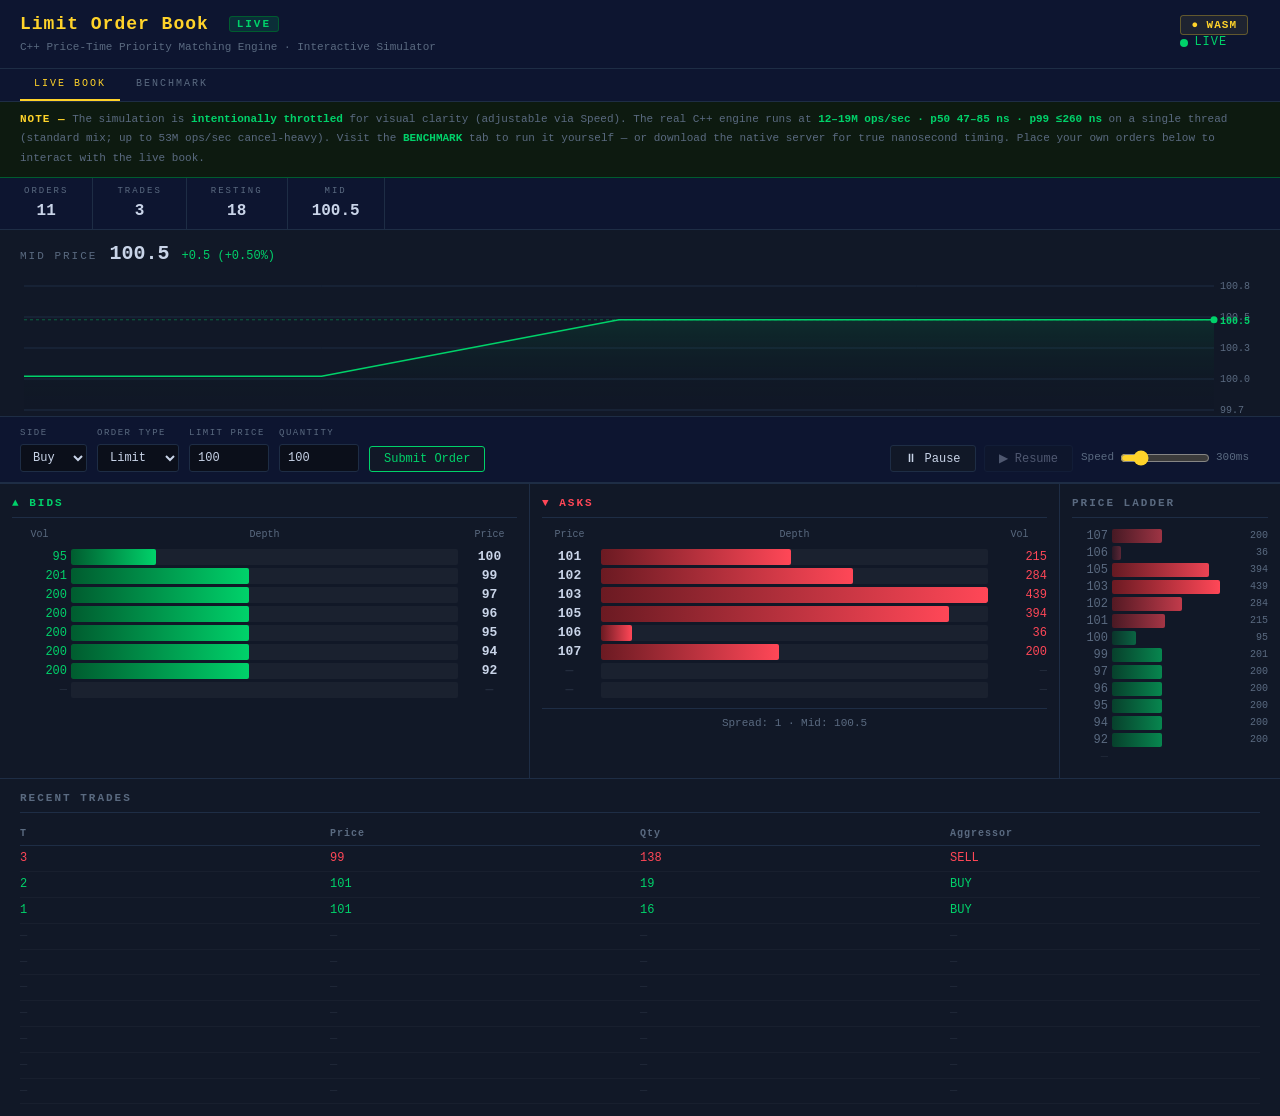
<file: docs/index.html>
<!DOCTYPE html>
<html lang="en">
<head>
  <meta charset="UTF-8">
  <meta name="viewport" content="width=device-width, initial-scale=1.0">
  <title>Limit Order Book Simulator</title>
  <link rel="stylesheet" href="style.css">
</head>
<body>

  <!-- ── Header ──────────────────────────────────────────────────────────── -->
  <header>
    <div class="header-left">
      <h1>Limit Order Book <span class="sim-badge">LIVE</span></h1>
      <span class="subtitle">C++ Price-Time Priority Matching Engine · Interactive Simulator</span>
    </div>
    <div class="header-right">
      <span id="mode-badge" class="mode-badge mode-wasm">● WASM</span>
      <span class="live-dot-wrap"><span class="live-dot"></span> LIVE</span>
    </div>
  </header>

  <!-- ── Tab navigation ──────────────────────────────────────────────────── -->
  <nav class="tab-nav">
    <a href="index.html"     class="tab-btn active">LIVE BOOK</a>
    <a href="benchmark.html" class="tab-btn">BENCHMARK</a>
  </nav>

  <!-- ── Live explanation banner ─────────────────────────────────────────── -->
  <div class="live-banner">
    <span class="live-banner-note">NOTE —</span>
    The simulation is <strong>intentionally throttled</strong> for visual clarity (adjustable via Speed).
    The real C++ engine runs at <strong>12–19M ops/sec · p50 47–85 ns · p99 ≤260 ns</strong> on a single thread (standard mix; up to 53M ops/sec cancel-heavy).
    Visit the <strong>BENCHMARK</strong> tab to run it yourself — or download the native server for true nanosecond timing.
    Place your own orders below to interact with the live book.
  </div>

  <!-- ── Stats row ───────────────────────────────────────────────────────── -->
  <div class="stats-bar">
    <div class="stat"><span class="stat-label">ORDERS</span><span id="stat-orders" class="stat-val">0</span></div>
    <div class="stat"><span class="stat-label">TRADES</span><span id="stat-trades" class="stat-val">0</span></div>
    <div class="stat"><span class="stat-label">RESTING</span><span id="stat-resting" class="stat-val">0</span></div>
    <div class="stat"><span class="stat-label">MID</span><span id="stat-mid" class="stat-val">—</span></div>
  </div>

  <!-- ── Price chart ─────────────────────────────────────────────────────── -->
  <div class="chart-panel">
    <div class="chart-header">
      <span class="panel-title" style="margin:0;border:none;padding:0">MID PRICE</span>
      <span id="chart-cur-price" class="chart-cur-price">—</span>
      <span id="chart-change"    class="chart-change"></span>
    </div>
    <div class="chart-wrap">
      <canvas id="price-chart"></canvas>
    </div>
  </div>

  <!-- ── Order entry + sim controls ─────────────────────────────────────── -->
  <div class="controls-bar">

    <form id="user-order-form" class="order-form">
      <div class="field-group">
        <label class="field-label" for="u-side">Side</label>
        <select id="u-side">
          <option value="buy">Buy</option>
          <option value="sell">Sell</option>
        </select>
      </div>
      <div class="field-group">
        <label class="field-label" for="u-type">Order Type</label>
        <select id="u-type">
          <option value="limit">Limit</option>
          <option value="market">Market</option>
        </select>
      </div>
      <div class="field-group" id="price-field">
        <label class="field-label" for="u-price">Limit Price</label>
        <input id="u-price" type="number" min="1" step="1" value="100">
      </div>
      <div class="field-group">
        <label class="field-label" for="u-qty">Quantity</label>
        <input id="u-qty" type="number" min="1" step="1" value="100">
      </div>
      <button id="u-submit" type="submit" class="btn btn-primary btn-submit">Submit Order</button>
      <span id="form-error" class="form-error" style="display:none"></span>
    </form>

    <div class="sim-controls">
      <button id="btn-pause"  class="btn">⏸ Pause</button>
      <button id="btn-resume" class="btn" disabled>▶ Resume</button>
      <div class="speed-control">
        <label for="speed">Speed</label>
        <input id="speed" type="range" min="50" max="1500" step="50" value="300">
        <span id="speed-val">300ms</span>
      </div>
    </div>

  </div>

  <!-- ── My Orders panel ────────────────────────────────────────────────── -->
  <div id="user-orders-panel" class="user-orders-panel" style="display:none">
    <span class="uo-panel-label">MY ORDERS</span>
    <div id="user-orders-list" class="user-orders-list"></div>
  </div>

  <!-- ── Main grid ───────────────────────────────────────────────────────── -->
  <div class="main-grid">

    <!-- Bids panel -->
    <section class="panel" id="bids-panel">
      <h2 class="panel-title bid-title">▲ BIDS</h2>
      <div class="book-header">
        <span>Vol</span><span>Depth</span><span>Price</span>
      </div>
      <div id="bids-rows" class="book-rows"></div>
    </section>

    <!-- Asks panel -->
    <section class="panel" id="asks-panel">
      <h2 class="panel-title ask-title">▼ ASKS</h2>
      <div class="book-header ask-header">
        <span>Price</span><span>Depth</span><span>Vol</span>
      </div>
      <div id="asks-rows" class="book-rows"></div>
      <div id="spread-info" class="spread-info"></div>
    </section>

    <!-- Price ladder heatmap -->
    <section class="panel" id="heatmap-panel">
      <h2 class="panel-title">PRICE LADDER</h2>
      <div id="heatmap-rows" class="heatmap-rows"></div>
    </section>

  </div>

  <!-- ── Trade ticker ────────────────────────────────────────────────────── -->
  <section class="trades-panel">
    <h2 class="panel-title">RECENT TRADES</h2>
    <table class="trades-table">
      <thead>
        <tr><th>T</th><th>Price</th><th>Qty</th><th>Aggressor</th></tr>
      </thead>
      <tbody id="trades-body"></tbody>
    </table>
  </section>

  <script src="engine.js" onerror="window._wasmLoadFailed=true"></script>
  <script src="script.js"></script>
</body>
</html>
</file>
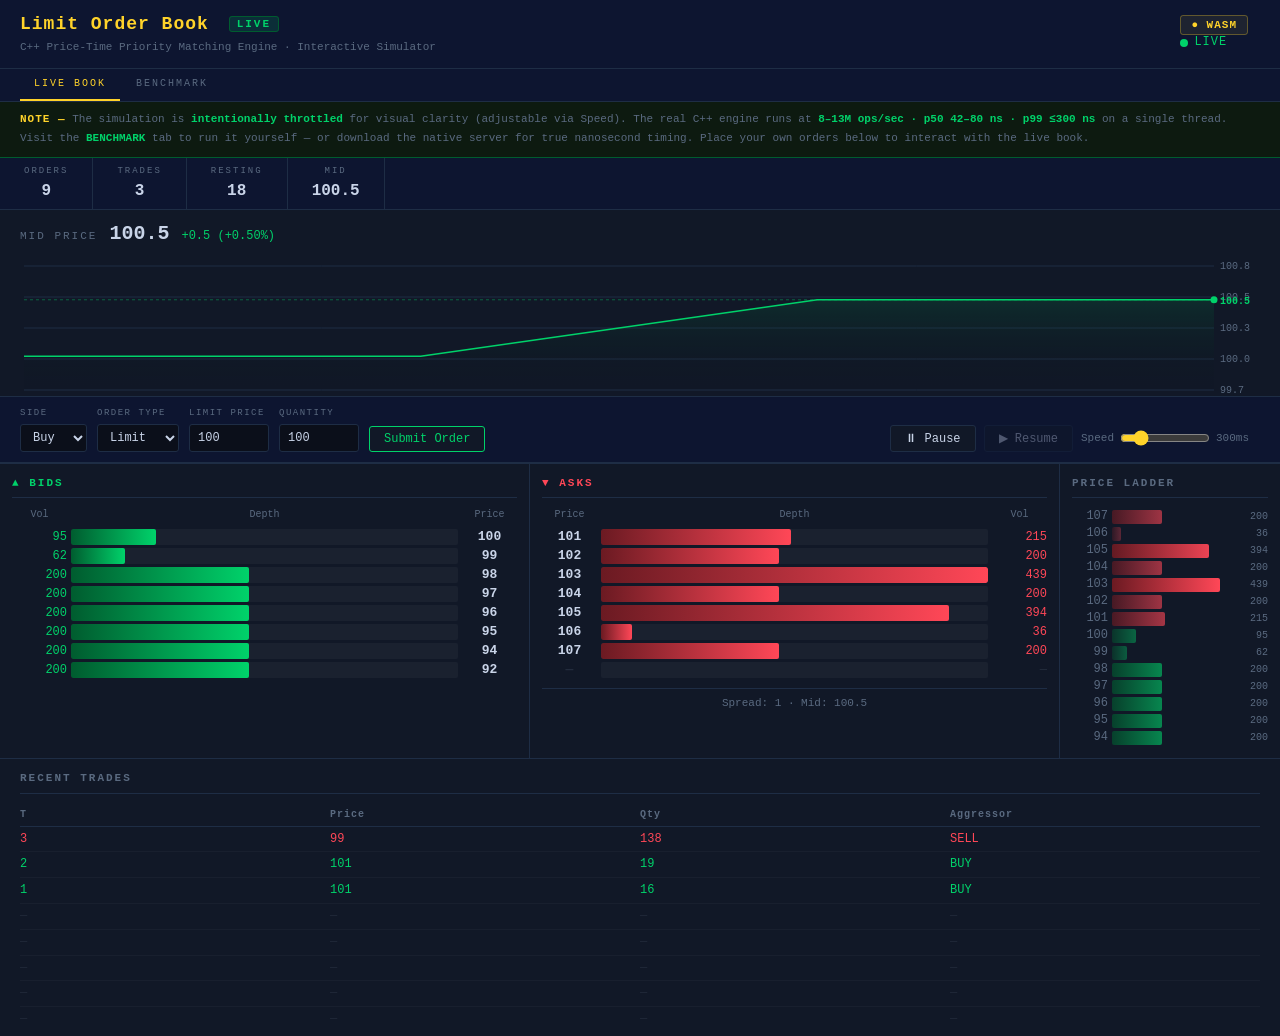
<file: matching_engine/web/index.html>
<!DOCTYPE html>
<html lang="en">
<head>
  <meta charset="UTF-8">
  <meta name="viewport" content="width=device-width, initial-scale=1.0">
  <title>Limit Order Book Simulator</title>
  <link rel="stylesheet" href="style.css">
</head>
<body>

  <!-- ── Header ──────────────────────────────────────────────────────────── -->
  <header>
    <div class="header-left">
      <h1>Limit Order Book <span class="sim-badge">LIVE</span></h1>
      <span class="subtitle">C++ Price-Time Priority Matching Engine · Interactive Simulator</span>
    </div>
    <div class="header-right">
      <span id="mode-badge" class="mode-badge mode-wasm">● WASM</span>
      <span class="live-dot-wrap"><span class="live-dot"></span> LIVE</span>
    </div>
  </header>

  <!-- ── Tab navigation ──────────────────────────────────────────────────── -->
  <nav class="tab-nav">
    <a href="index.html"     class="tab-btn active">LIVE BOOK</a>
    <a href="benchmark.html" class="tab-btn">BENCHMARK</a>
  </nav>

  <!-- ── Live explanation banner ─────────────────────────────────────────── -->
  <div class="live-banner">
    <span class="live-banner-note">NOTE —</span>
    The simulation is <strong>intentionally throttled</strong> for visual clarity (adjustable via Speed).
    The real C++ engine runs at <strong>8–13M ops/sec · p50 42–80 ns · p99 ≤300 ns</strong> on a single thread.
    Visit the <strong>BENCHMARK</strong> tab to run it yourself — or download the native server for true nanosecond timing.
    Place your own orders below to interact with the live book.
  </div>

  <!-- ── Stats row ───────────────────────────────────────────────────────── -->
  <div class="stats-bar">
    <div class="stat"><span class="stat-label">ORDERS</span><span id="stat-orders" class="stat-val">0</span></div>
    <div class="stat"><span class="stat-label">TRADES</span><span id="stat-trades" class="stat-val">0</span></div>
    <div class="stat"><span class="stat-label">RESTING</span><span id="stat-resting" class="stat-val">0</span></div>
    <div class="stat"><span class="stat-label">MID</span><span id="stat-mid" class="stat-val">—</span></div>
  </div>

  <!-- ── Price chart ─────────────────────────────────────────────────────── -->
  <div class="chart-panel">
    <div class="chart-header">
      <span class="panel-title" style="margin:0;border:none;padding:0">MID PRICE</span>
      <span id="chart-cur-price" class="chart-cur-price">—</span>
      <span id="chart-change"    class="chart-change"></span>
    </div>
    <div class="chart-wrap">
      <canvas id="price-chart"></canvas>
    </div>
  </div>

  <!-- ── Order entry + sim controls ─────────────────────────────────────── -->
  <div class="controls-bar">

    <form id="user-order-form" class="order-form">
      <div class="field-group">
        <label class="field-label" for="u-side">Side</label>
        <select id="u-side">
          <option value="buy">Buy</option>
          <option value="sell">Sell</option>
        </select>
      </div>
      <div class="field-group">
        <label class="field-label" for="u-type">Order Type</label>
        <select id="u-type">
          <option value="limit">Limit</option>
          <option value="market">Market</option>
        </select>
      </div>
      <div class="field-group" id="price-field">
        <label class="field-label" for="u-price">Limit Price</label>
        <input id="u-price" type="number" min="1" step="1" value="100">
      </div>
      <div class="field-group">
        <label class="field-label" for="u-qty">Quantity</label>
        <input id="u-qty" type="number" min="1" step="1" value="100">
      </div>
      <button id="u-submit" type="submit" class="btn btn-primary btn-submit">Submit Order</button>
      <span id="form-error" class="form-error" style="display:none"></span>
    </form>

    <div class="sim-controls">
      <button id="btn-pause"  class="btn">⏸ Pause</button>
      <button id="btn-resume" class="btn" disabled>▶ Resume</button>
      <div class="speed-control">
        <label for="speed">Speed</label>
        <input id="speed" type="range" min="50" max="1500" step="50" value="300">
        <span id="speed-val">300ms</span>
      </div>
    </div>

  </div>

  <!-- ── My Orders panel ────────────────────────────────────────────────── -->
  <div id="user-orders-panel" class="user-orders-panel" style="display:none">
    <span class="uo-panel-label">MY ORDERS</span>
    <div id="user-orders-list" class="user-orders-list"></div>
  </div>

  <!-- ── Main grid ───────────────────────────────────────────────────────── -->
  <div class="main-grid">

    <!-- Bids panel -->
    <section class="panel" id="bids-panel">
      <h2 class="panel-title bid-title">▲ BIDS</h2>
      <div class="book-header">
        <span>Vol</span><span>Depth</span><span>Price</span>
      </div>
      <div id="bids-rows" class="book-rows"></div>
    </section>

    <!-- Asks panel -->
    <section class="panel" id="asks-panel">
      <h2 class="panel-title ask-title">▼ ASKS</h2>
      <div class="book-header ask-header">
        <span>Price</span><span>Depth</span><span>Vol</span>
      </div>
      <div id="asks-rows" class="book-rows"></div>
      <div id="spread-info" class="spread-info"></div>
    </section>

    <!-- Price ladder heatmap -->
    <section class="panel" id="heatmap-panel">
      <h2 class="panel-title">PRICE LADDER</h2>
      <div id="heatmap-rows" class="heatmap-rows"></div>
    </section>

  </div>

  <!-- ── Trade ticker ────────────────────────────────────────────────────── -->
  <section class="trades-panel">
    <h2 class="panel-title">RECENT TRADES</h2>
    <div class="trades-scroll">
      <table class="trades-table">
        <thead>
          <tr><th>T</th><th>Price</th><th>Qty</th><th>Aggressor</th></tr>
        </thead>
        <tbody id="trades-body"></tbody>
      </table>
    </div>
  </section>

  <script src="engine.js" onerror="window._wasmLoadFailed=true"></script>
  <script src="script.js"></script>
</body>
</html>
</file>
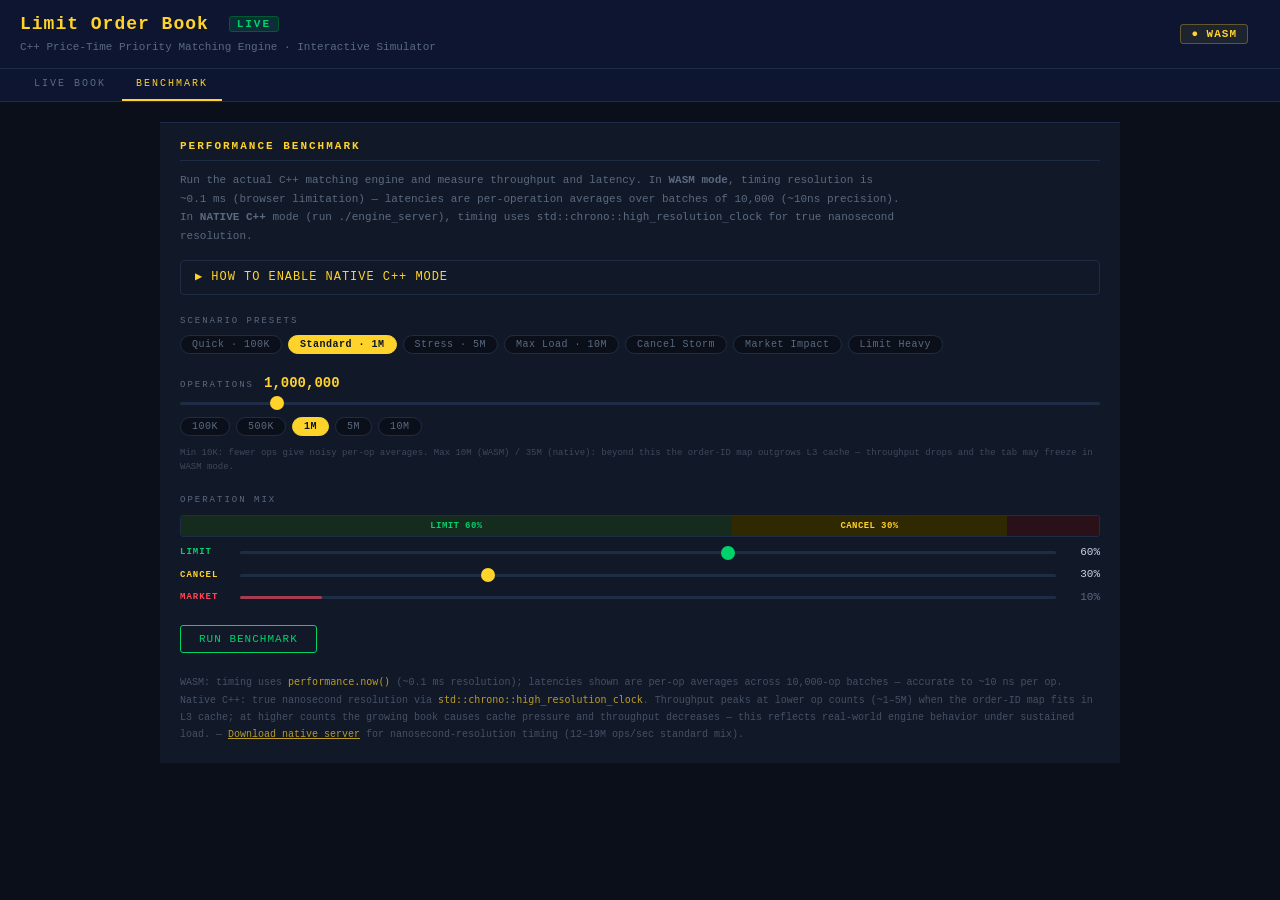
<file: docs/benchmark.html>
<!DOCTYPE html>
<html lang="en">
<head>
  <meta charset="UTF-8">
  <meta name="viewport" content="width=device-width, initial-scale=1.0">
  <title>Benchmark — Limit Order Book</title>
  <link rel="stylesheet" href="style.css">
</head>
<body>

  <!-- ── Header ──────────────────────────────────────────────────────────── -->
  <header>
    <div class="header-left">
      <h1>Limit Order Book <span class="sim-badge">LIVE</span></h1>
      <span class="subtitle">C++ Price-Time Priority Matching Engine · Interactive Simulator</span>
    </div>
    <div class="header-right">
      <span id="mode-badge" class="mode-badge mode-wasm">● WASM</span>
    </div>
  </header>

  <!-- ── Tab navigation ──────────────────────────────────────────────────── -->
  <nav class="tab-nav">
    <a href="index.html"     class="tab-btn">LIVE BOOK</a>
    <a href="benchmark.html" class="tab-btn active">BENCHMARK</a>
  </nav>

  <!-- ── Benchmark panel ─────────────────────────────────────────────────── -->
  <section class="bench-panel bench-page-panel">
    <h2 class="panel-title bench-panel-title">PERFORMANCE BENCHMARK</h2>
    <p class="bench-subtitle">
      Run the actual C++ matching engine and measure throughput and latency.
      In <strong>WASM mode</strong>, timing resolution is ~0.1 ms (browser limitation) —
      latencies are per-operation averages over batches of 10,000 (~10ns precision).
      In <strong>NATIVE C++</strong> mode (run <code>./engine_server</code>), timing uses
      <code>std::chrono::high_resolution_clock</code> for true nanosecond resolution.
    </p>

    <details class="native-instructions">
      <summary class="native-instructions-toggle">▶ HOW TO ENABLE NATIVE C++ MODE</summary>
      <div class="native-instructions-body">
        <ol>
          <li>
            <strong>Download</strong> the binary for your OS from
            <a href="https://github.com/dcho5/limit_order_book_matching_engine/releases"
               class="text-yellow">GitHub Releases</a>:<br>
            <code>engine_server-mac-arm64</code> &nbsp;·&nbsp;
            <code>engine_server-mac-x86_64</code> &nbsp;·&nbsp;
            <code>engine_server-linux-x86_64</code> &nbsp;·&nbsp;
            <code>engine_server-windows-x64.exe</code>
          </li>
          <li>
            <strong>Run it in a terminal:</strong><br>
            macOS / Linux: <code>chmod +x engine_server-mac-arm64 &amp;&amp; ./engine_server-mac-arm64</code><br>
            Windows: double-click or run <code>engine_server-windows-x64.exe</code> in PowerShell
          </li>
          <li>
            <strong>Reload this page.</strong> The mode badge will switch to
            <span class="text-green">● NATIVE C++</span> automatically.
          </li>
        </ol>
        <p class="native-instructions-note">
          <strong>What to expect:</strong> 12–19M ops/sec (standard mix) · up to 53M ops/sec cancel-heavy · p50 47–85 ns · p99 ≤260 ns ·
          true nanosecond resolution via <code>std::chrono::high_resolution_clock</code>.
          The server runs locally — no data leaves your machine.<br>
          <strong>Safari on GitHub Pages:</strong> Safari blocks localhost connections from HTTPS pages.
          Use Chrome or Firefox, or serve the page locally via <code>python3 -m http.server 8080</code>.
        </p>
      </div>
    </details>

    <div class="bench-controls">

      <!-- Scenario presets -->
      <div class="bench-control-section">
        <span class="bench-section-label">SCENARIO PRESETS</span>
        <div class="bench-pills" id="bench-scenario-pills">
          <button class="bench-pill" data-ops="100000"   data-lp="60" data-cp="30" data-mp="10">Quick · 100K</button>
          <button class="bench-pill bench-pill-active"   data-ops="1000000"  data-lp="60" data-cp="30" data-mp="10">Standard · 1M</button>
          <button class="bench-pill" data-ops="5000000"  data-lp="60" data-cp="30" data-mp="10">Stress · 5M</button>
          <button class="bench-pill" data-ops="10000000" data-lp="60" data-cp="30" data-mp="10">Max Load · 10M</button>
          <button class="bench-pill" data-ops="5000000"  data-lp="30" data-cp="60" data-mp="10">Cancel Storm</button>
          <button class="bench-pill" data-ops="1000000"  data-lp="30" data-cp="20" data-mp="50">Market Impact</button>
          <button class="bench-pill" data-ops="2000000"  data-lp="80" data-cp="10" data-mp="10">Limit Heavy</button>
        </div>
      </div>

      <!-- Operations slider -->
      <div class="bench-control-section">
        <div class="bench-label-row">
          <span class="bench-section-label">OPERATIONS</span>
          <span id="bench-ops-display" class="bench-ops-count">1,000,000</span>
        </div>
        <input id="bench-ops" type="range" min="10000" max="10000000" step="10000" value="1000000" class="bench-slider">
        <div class="bench-pills bench-ops-pills">
          <button class="bench-ops-pill" data-val="100000">100K</button>
          <button class="bench-ops-pill" data-val="500000">500K</button>
          <button class="bench-ops-pill bench-pill-active" data-val="1000000">1M</button>
          <button class="bench-ops-pill" data-val="5000000">5M</button>
          <button class="bench-ops-pill" data-val="10000000">10M</button>
        </div>
        <p class="bench-ops-note">
          Min 10K: fewer ops give noisy per-op averages.
          Max 10M (WASM) / 35M (native): beyond this the order-ID map outgrows L3 cache —
          throughput drops and the tab may freeze in WASM mode.
        </p>
      </div>

      <!-- Operation mix -->
      <div class="bench-control-section">
        <span class="bench-section-label">OPERATION MIX</span>
        <div class="bench-mix-bar">
          <div id="bench-mix-lseg" class="bench-mix-seg bench-seg-limit"  style="width:60%"><span class="bench-mix-seg-txt">LIMIT 60%</span></div>
          <div id="bench-mix-cseg" class="bench-mix-seg bench-seg-cancel" style="width:30%"><span class="bench-mix-seg-txt">CANCEL 30%</span></div>
          <div id="bench-mix-mseg" class="bench-mix-seg bench-seg-market" style="width:10%"><span class="bench-mix-seg-txt"></span></div>
        </div>
        <div class="bench-mix-sliders">
          <div class="bench-mix-row">
            <span class="bench-mix-lbl bench-lbl-limit">LIMIT</span>
            <input id="bench-limit-pct" type="range" min="0" max="100" step="5" value="60" class="bench-slider bench-slider-limit">
            <span id="bench-lval" class="bench-mix-val">60%</span>
          </div>
          <div class="bench-mix-row">
            <span class="bench-mix-lbl bench-lbl-cancel">CANCEL</span>
            <input id="bench-cancel-pct" type="range" min="0" max="100" step="5" value="30" class="bench-slider bench-slider-cancel">
            <span id="bench-cval" class="bench-mix-val">30%</span>
          </div>
          <div class="bench-mix-row">
            <span class="bench-mix-lbl bench-lbl-market">MARKET</span>
            <div class="bench-mix-auto-track">
              <div id="bench-mix-mbar" class="bench-mix-auto-fill" style="width:10%"></div>
            </div>
            <span id="bench-mval" class="bench-mix-val bench-mix-val-auto">10%</span>
          </div>
        </div>
        <input id="bench-market-pct" type="hidden" value="10">
      </div>

      <!-- Run -->
      <div class="bench-run-row">
        <button id="bench-run-btn" class="btn btn-primary bench-run-btn">RUN BENCHMARK</button>
        <span id="bench-error" class="bench-error" style="display:none"></span>
      </div>

    </div>

    <div id="bench-results" class="bench-results" style="display:none">
      <div class="bench-stat">
        <span class="bench-stat-label">THROUGHPUT</span>
        <span id="bench-throughput" class="bench-stat-value bench-val-yellow">—</span>
        <span class="bench-stat-unit">ops/sec</span>
      </div>
      <div class="bench-stat">
        <span class="bench-stat-label">p50 LATENCY</span>
        <span id="bench-p50" class="bench-stat-value">—</span>
        <span id="bench-p50-unit" class="bench-stat-unit">ns</span>
      </div>
      <div class="bench-stat">
        <span class="bench-stat-label">p99 LATENCY</span>
        <span id="bench-p99" class="bench-stat-value">—</span>
        <span id="bench-p99-unit" class="bench-stat-unit">ns</span>
      </div>
      <div class="bench-stat">
        <span class="bench-stat-label">p999 LATENCY</span>
        <span id="bench-p999" class="bench-stat-value">—</span>
        <span id="bench-p999-unit" class="bench-stat-unit">ns</span>
      </div>
      <div class="bench-stat">
        <span class="bench-stat-label">ELAPSED</span>
        <span id="bench-elapsed" class="bench-stat-value bench-val-dim">—</span>
        <span class="bench-stat-unit">ms</span>
      </div>
    </div>

    <!-- Latency histogram -->
    <div id="bench-histogram-wrap" style="display:none" class="bench-histogram-wrap">
      <div class="bench-hist-label">LATENCY DISTRIBUTION (per-batch per-op average, ns)</div>
      <canvas id="bench-histogram" class="bench-histogram-canvas"></canvas>
    </div>

    <p class="bench-footnote">
      WASM: timing uses <code>performance.now()</code> (~0.1 ms resolution); latencies shown are
      per-op averages across 10,000-op batches — accurate to ~10 ns per op.
      Native C++: true nanosecond resolution via <code>std::chrono::high_resolution_clock</code>.
      Throughput peaks at lower op counts (~1–5M) when the order-ID map fits in L3 cache;
      at higher counts the growing book causes cache pressure and throughput decreases —
      this reflects real-world engine behavior under sustained load.
      <span id="bench-download-note"></span>
    </p>
  </section>

  <script src="engine.js" onerror="window._wasmLoadFailed=true"></script>
  <script src="benchmark.js"></script>
</body>
</html>
</file>
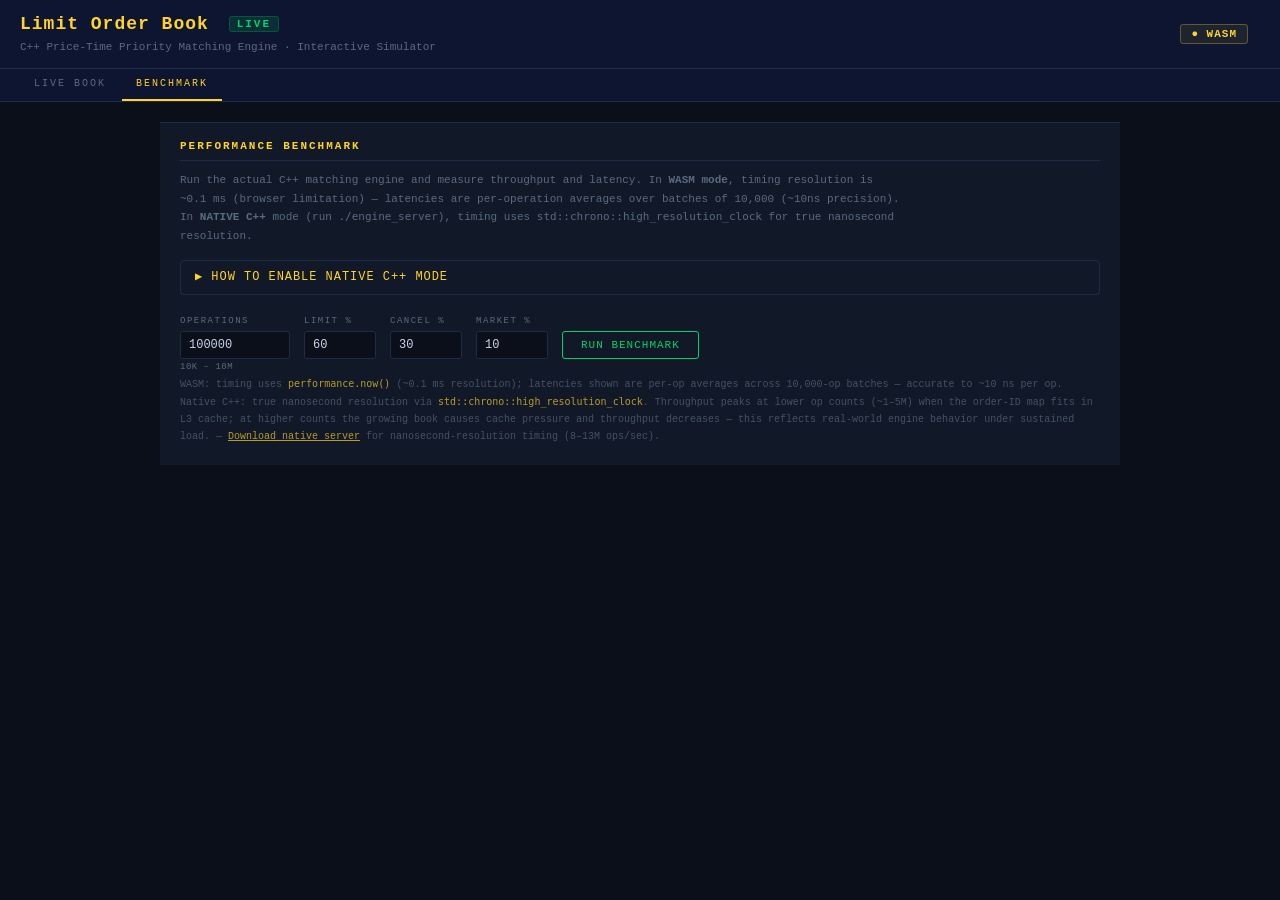
<file: matching_engine/web/benchmark.html>
<!DOCTYPE html>
<html lang="en">
<head>
  <meta charset="UTF-8">
  <meta name="viewport" content="width=device-width, initial-scale=1.0">
  <title>Benchmark — Limit Order Book</title>
  <link rel="stylesheet" href="style.css">
</head>
<body>

  <!-- ── Header ──────────────────────────────────────────────────────────── -->
  <header>
    <div class="header-left">
      <h1>Limit Order Book <span class="sim-badge">LIVE</span></h1>
      <span class="subtitle">C++ Price-Time Priority Matching Engine · Interactive Simulator</span>
    </div>
    <div class="header-right">
      <span id="mode-badge" class="mode-badge mode-wasm">● WASM</span>
    </div>
  </header>

  <!-- ── Tab navigation ──────────────────────────────────────────────────── -->
  <nav class="tab-nav">
    <a href="index.html"     class="tab-btn">LIVE BOOK</a>
    <a href="benchmark.html" class="tab-btn active">BENCHMARK</a>
  </nav>

  <!-- ── Benchmark panel ─────────────────────────────────────────────────── -->
  <section class="bench-panel bench-page-panel">
    <h2 class="panel-title bench-panel-title">PERFORMANCE BENCHMARK</h2>
    <p class="bench-subtitle">
      Run the actual C++ matching engine and measure throughput and latency.
      In <strong>WASM mode</strong>, timing resolution is ~0.1 ms (browser limitation) —
      latencies are per-operation averages over batches of 10,000 (~10ns precision).
      In <strong>NATIVE C++</strong> mode (run <code>./engine_server</code>), timing uses
      <code>std::chrono::high_resolution_clock</code> for true nanosecond resolution.
    </p>

    <details class="native-instructions">
      <summary class="native-instructions-toggle">▶ HOW TO ENABLE NATIVE C++ MODE</summary>
      <div class="native-instructions-body">
        <ol>
          <li>
            <strong>Download</strong> the binary for your OS from
            <a href="https://github.com/dcho-jaewook/limit-order-book-matching-engine/releases/latest"
               style="color:var(--yellow)">GitHub Releases</a>:<br>
            <code>engine_server-mac-arm64</code> &nbsp;·&nbsp;
            <code>engine_server-mac-x86_64</code> &nbsp;·&nbsp;
            <code>engine_server-linux-x86_64</code> &nbsp;·&nbsp;
            <code>engine_server-windows-x64.exe</code>
          </li>
          <li>
            <strong>Run it in a terminal:</strong><br>
            macOS / Linux: <code>chmod +x engine_server-mac-arm64 &amp;&amp; ./engine_server-mac-arm64</code><br>
            Windows: double-click or run <code>engine_server-windows-x64.exe</code> in PowerShell
          </li>
          <li>
            <strong>Reload this page.</strong> The mode badge will switch to
            <span style="color:var(--green)">● NATIVE C++</span> automatically.
          </li>
        </ol>
        <p class="native-instructions-note">
          <strong>What to expect:</strong> 8–13M ops/sec · p50 42–80 ns · p99 ≤300 ns ·
          true nanosecond resolution via <code>std::chrono::high_resolution_clock</code>.
          The server runs locally — no data leaves your machine.<br>
          <strong>Safari on GitHub Pages:</strong> Safari blocks localhost connections from HTTPS pages.
          Use Chrome or Firefox, or serve the page locally via <code>python3 -m http.server 8080</code>.
        </p>
      </div>
    </details>

    <div class="bench-controls">
      <div class="bench-input-group">
        <label class="field-label" for="bench-ops">Operations</label>
        <input id="bench-ops" type="number" min="10000" max="35000000"
               step="1000" value="100000" class="bench-input">
        <span class="bench-input-hint">10K – 35M</span>
      </div>
      <div class="bench-input-group">
        <label class="field-label" for="bench-limit-pct">Limit %</label>
        <input id="bench-limit-pct" type="number" min="0" max="100"
               step="1" value="60" class="bench-input bench-input-sm">
      </div>
      <div class="bench-input-group">
        <label class="field-label" for="bench-cancel-pct">Cancel %</label>
        <input id="bench-cancel-pct" type="number" min="0" max="100"
               step="1" value="30" class="bench-input bench-input-sm">
      </div>
      <div class="bench-input-group">
        <label class="field-label" for="bench-market-pct">Market %</label>
        <input id="bench-market-pct" type="number" min="0" max="100"
               step="1" value="10" class="bench-input bench-input-sm">
      </div>
      <div class="bench-input-group bench-btn-group">
        <button id="bench-run-btn" class="btn btn-primary bench-run-btn">
          RUN BENCHMARK
        </button>
        <span id="bench-error" class="bench-error" style="display:none"></span>
      </div>
    </div>

    <div id="bench-results" class="bench-results" style="display:none">
      <div class="bench-stat">
        <span class="bench-stat-label">THROUGHPUT</span>
        <span id="bench-throughput" class="bench-stat-value bench-val-yellow">—</span>
        <span class="bench-stat-unit">ops/sec</span>
      </div>
      <div class="bench-stat">
        <span class="bench-stat-label">p50 LATENCY</span>
        <span id="bench-p50" class="bench-stat-value">—</span>
        <span id="bench-p50-unit" class="bench-stat-unit">ns</span>
      </div>
      <div class="bench-stat">
        <span class="bench-stat-label">p99 LATENCY</span>
        <span id="bench-p99" class="bench-stat-value">—</span>
        <span id="bench-p99-unit" class="bench-stat-unit">ns</span>
      </div>
      <div class="bench-stat">
        <span class="bench-stat-label">p999 LATENCY</span>
        <span id="bench-p999" class="bench-stat-value">—</span>
        <span id="bench-p999-unit" class="bench-stat-unit">ns</span>
      </div>
      <div class="bench-stat">
        <span class="bench-stat-label">ELAPSED</span>
        <span id="bench-elapsed" class="bench-stat-value bench-val-dim">—</span>
        <span class="bench-stat-unit">ms</span>
      </div>
    </div>

    <!-- Latency histogram -->
    <div id="bench-histogram-wrap" style="display:none" class="bench-histogram-wrap">
      <div class="bench-hist-label">LATENCY DISTRIBUTION (per-batch per-op average, ns)</div>
      <canvas id="bench-histogram" class="bench-histogram-canvas"></canvas>
    </div>

    <p class="bench-footnote">
      WASM: timing uses <code>performance.now()</code> (~0.1 ms resolution); latencies shown are
      per-op averages across 10,000-op batches — accurate to ~10 ns per op.
      Native C++: true nanosecond resolution via <code>std::chrono::high_resolution_clock</code>.
      Throughput peaks at lower op counts (~1–5M) when the order-ID map fits in L3 cache;
      at higher counts the growing book causes cache pressure and throughput decreases —
      this reflects real-world engine behavior under sustained load.
      <span id="bench-download-note"></span>
    </p>
  </section>

  <script src="engine.js" onerror="window._wasmLoadFailed=true"></script>
  <script src="benchmark.js"></script>
</body>
</html>
</file>
<file: docs/style.css>
/* style.css — dark trading terminal theme */

*, *::before, *::after { box-sizing: border-box; margin: 0; padding: 0; }

:root {
  --bg:        #0b0f1a;
  --bg-panel:  #111827;
  --bg-header: #0d1530;
  --border:    #1e2d45;
  --text:      #c9d4e8;
  --text-dim:  #5a6a80;
  --green:     #00d26a;
  --green-dim: #005c2f;
  --red:       #ff4757;
  --red-dim:   #6b1a22;
  --yellow:    #ffd32a;
  --font:      'Courier New', 'Consolas', monospace;
}

body {
  background: var(--bg);
  color:      var(--text);
  font-family: var(--font);
  font-size:  13px;
  line-height: 1.4;
  min-height: 100vh;
}

/* ── Header ──────────────────────────────────────────────────────────────── */

header {
  display: flex;
  justify-content: space-between;
  align-items: center;
  padding: 12px 20px;
  background: var(--bg-header);
  border-bottom: 1px solid var(--border);
}

header h1 {
  font-size: 18px;
  font-weight: bold;
  color: var(--yellow);
  letter-spacing: 1px;
}

.sim-badge {
  font-size: 11px;
  background: #00d26a22;
  color: var(--green);
  border: 1px solid var(--green-dim);
  padding: 1px 7px;
  border-radius: 3px;
  letter-spacing: 2px;
  vertical-align: middle;
  margin-left: 8px;
}

.subtitle {
  color: var(--text-dim);
  font-size: 11px;
  margin-top: 3px;
  display: block;
}

.live-dot-wrap {
  font-size: 12px;
  color: var(--green);
  display: flex;
  align-items: center;
  gap: 6px;
  letter-spacing: 1px;
}

.live-dot {
  display: inline-block;
  width: 8px;
  height: 8px;
  border-radius: 50%;
  background: var(--green);
  animation: pulse 1.4s ease-in-out infinite;
}

@keyframes pulse {
  0%, 100% { opacity: 1; box-shadow: 0 0 0 0 rgba(0, 210, 106, 0.5); }
  50%       { opacity: 0.8; box-shadow: 0 0 0 5px rgba(0, 210, 106, 0); }
}

/* ── Live banner ─────────────────────────────────────────────────────────── */

.live-banner {
  padding: 8px 20px;
  font-size: 11px;
  color: var(--text-dim);
  background: #0d1a10;
  border-bottom: 1px solid var(--green-dim);
  line-height: 1.8;
}

.live-banner strong { color: var(--green); font-weight: bold; }
.live-banner code   { color: var(--yellow); font-size: 10px; }
.live-banner-note   { color: var(--yellow); font-weight: bold; letter-spacing: 1px; }

/* ── Stats bar ───────────────────────────────────────────────────────────── */

.stats-bar {
  display: flex;
  background: var(--bg-header);
  border-bottom: 1px solid var(--border);
}

.stat {
  display: flex;
  flex-direction: column;
  align-items: center;
  padding: 7px 24px;
  border-right: 1px solid var(--border);
  min-width: 90px;
}

.stat-label {
  font-size: 9px;
  letter-spacing: 2px;
  color: var(--text-dim);
  margin-bottom: 2px;
}

.stat-val {
  font-size: 16px;
  font-weight: bold;
  color: var(--text);
}

/* ── Price chart ─────────────────────────────────────────────────────────── */

.chart-panel {
  background: var(--bg-panel);
  border-bottom: 1px solid var(--border);
  padding: 10px 20px 0;
}

.chart-header {
  display: flex;
  align-items: baseline;
  gap: 12px;
  margin-bottom: 8px;
}

.chart-cur-price {
  font-size: 20px;
  font-weight: bold;
  color: var(--text);
}

.chart-change {
  font-size: 12px;
}

.ch-up   { color: var(--green); }
.ch-down { color: var(--red); }

.chart-wrap {
  position: relative;
  width: 100%;
  height: 140px;
  overflow: hidden;
}

#price-chart {
  display: block;
}

/* ── Controls bar ────────────────────────────────────────────────────────── */

.controls-bar {
  display: flex;
  align-items: flex-end;
  gap: 20px;
  padding: 10px 20px;
  background: var(--bg-header);
  border-bottom: 1px solid var(--border);
  flex-wrap: wrap;
}

.order-form {
  display: flex;
  align-items: flex-end;
  gap: 10px;
  flex-wrap: wrap;
}

/* Labeled field group */
.field-group {
  display: flex;
  flex-direction: column;
  gap: 4px;
}

.field-label {
  font-size: 9px;
  letter-spacing: 1.5px;
  color: var(--text-dim);
  text-transform: uppercase;
}

.order-form select,
.order-form input[type=number] {
  padding: 5px 8px;
  font-family: var(--font);
  font-size: 12px;
  background: var(--bg);
  color: var(--text);
  border: 1px solid var(--border);
  border-radius: 3px;
  outline: none;
  height: 28px;
}

.order-form select:focus,
.order-form input:focus {
  border-color: var(--yellow);
}

.order-form input[type=number] { width: 80px; }

.btn-submit { align-self: flex-end; }

.form-error {
  font-size: 11px;
  color: var(--red);
  align-self: flex-end;
  padding-bottom: 6px;
}

.sim-controls {
  display: flex;
  align-items: center;
  gap: 8px;
  margin-left: auto;
  flex-wrap: wrap;
}

/* ── Buttons ─────────────────────────────────────────────────────────────── */

.btn {
  padding: 5px 14px;
  font-family: var(--font);
  font-size: 12px;
  background: var(--bg-panel);
  color: var(--text);
  border: 1px solid var(--border);
  cursor: pointer;
  border-radius: 3px;
  transition: background 0.1s, color 0.1s, border-color 0.1s;
  white-space: nowrap;
}

.btn:hover:not(:disabled) { background: #1e2d45; }
.btn:disabled { opacity: 0.35; cursor: default; }
.btn-primary  { border-color: var(--green); color: var(--green); }
.btn-primary:hover:not(:disabled) { background: var(--green-dim); }
.btn-placed   { border-color: var(--green) !important; color: var(--green) !important; }

.speed-control {
  display: flex;
  align-items: center;
  gap: 6px;
  color: var(--text-dim);
  font-size: 11px;
}
.speed-control input[type=range] { width: 90px; accent-color: var(--yellow); }
#speed-val { color: var(--text-dim); min-width: 44px; }

/* ── My Orders panel ─────────────────────────────────────────────────────── */

.user-orders-panel {
  background: #0d1020;
  border-bottom: 1px solid var(--border);
  padding: 8px 20px 10px;
}

.uo-panel-label {
  font-size: 9px;
  letter-spacing: 2px;
  color: var(--text-dim);
  display: block;
  margin-bottom: 8px;
}

.uo-col-header { font-size: 9px; letter-spacing: 1.5px; color: var(--text-dim); opacity: 0.5;
  margin-bottom: 2px; padding-bottom: 4px; border-bottom: 1px solid #1e2d45; }

.user-orders-list {
  display: flex;
  flex-direction: column;
  gap: 5px;
  max-height: 220px;
  overflow-y: auto;
  scrollbar-width: thin;
  scrollbar-color: #1e2d45 transparent;
}
.user-orders-list::-webkit-scrollbar       { width: 4px; }
.user-orders-list::-webkit-scrollbar-track { background: transparent; }
.user-orders-list::-webkit-scrollbar-thumb { background: #1e2d45; border-radius: 2px; }

.slip-pos { color: var(--green); }
.slip-neg { color: var(--red); }

.uo-row {
  display: grid;
  grid-template-columns: 44px 48px 56px 44px 1fr 56px 60px 44px 80px 28px;
  align-items: center;
  gap: 8px;
  font-size: 12px;
}

.uo-side-badge {
  font-size: 11px;
  font-weight: bold;
  letter-spacing: 0.5px;
  text-align: center;
  padding: 2px 6px;
  border-radius: 2px;
}

.uo-buy  { color: var(--green); background: rgba(0,210,106,0.12); border: 1px solid var(--green-dim); }
.uo-sell { color: var(--red);   background: rgba(255,71,87,0.12);  border: 1px solid var(--red-dim); }

.uo-type        { font-size: 11px; color: var(--text-dim); }
.uo-price-label { font-size: 12px; color: var(--text);     font-weight: bold; }
.uo-qty-label   { font-size: 11px; color: var(--text-dim); }
.uo-fill-count  { font-size: 11px; color: var(--text-dim); text-align: right; }

.uo-bar-wrap {
  height: 8px;
  background: rgba(255,255,255,0.06);
  border-radius: 2px;
  overflow: hidden;
}

.uo-bar {
  height: 100%;
  border-radius: 2px;
  transition: width 0.3s ease;
}

/* Status badges */
.uo-status {
  font-size: 11px;
  font-weight: bold;
  letter-spacing: 0.5px;
}
.uo-status-open     { color: var(--yellow); }
.uo-status-partial  { color: #ffa040; }
.uo-status-filled   { color: var(--green); }
.uo-status-canceled { color: var(--text-dim); opacity: 0.5; }
.uo-status-rejected { color: var(--red); }

.btn-cancel-order {
  padding: 2px 6px;
  font-family: var(--font);
  font-size: 11px;
  background: transparent;
  color: var(--text-dim);
  border: 1px solid #2a3a50;
  cursor: pointer;
  border-radius: 2px;
  transition: color 0.1s, border-color 0.1s;
}
.btn-cancel-order:hover { color: var(--red); border-color: var(--red-dim); }

.uo-no-cancel { display: block; width: 30px; }

.uo-fill-time { font-size: 10px; color: var(--text-dim); text-align: right; white-space: nowrap; overflow: hidden; }
.uo-slippage  { font-size: 10px; color: var(--text-dim); text-align: right; }

/* ── Main grid ───────────────────────────────────────────────────────────── */

.main-grid {
  display: grid;
  grid-template-columns: 1fr 1fr 220px;
  gap: 1px;
  background: var(--border);
  border-top: 1px solid var(--border);
}

.panel {
  background: var(--bg-panel);
  padding: 12px;
}

.panel-title {
  font-size: 11px;
  letter-spacing: 2px;
  color: var(--text-dim);
  margin-bottom: 10px;
  padding-bottom: 6px;
  border-bottom: 1px solid var(--border);
}

.bid-title { color: var(--green); }
.ask-title { color: var(--red); }

/* ── Order book rows — fixed height so panel never shifts ────────────────── */

.book-header {
  display: grid;
  grid-template-columns: 55px 1fr 55px;
  gap: 4px;
  font-size: 10px;
  color: var(--text-dim);
  margin-bottom: 6px;
  text-align: center;
}

/* Each row is exactly 19px (16px bar + 3px margin-bottom).
   8 rows = 152px. Fixed so the panel height never changes. */
.book-rows {
  height: 152px;
  overflow: hidden;
}

.level-row {
  display: grid;
  grid-template-columns: 55px 1fr 55px;
  gap: 4px;
  align-items: center;
  height: 16px;
  margin-bottom: 3px;
}

.level-empty .lv-vol,
.level-empty .lv-price {
  color: var(--text-dim);
  opacity: 0.25;
}

.lv-price {
  font-size: 13px;
  font-weight: bold;
  color: var(--text);
  text-align: center;
}

.lv-vol { font-size: 12px; text-align: right; }
.bid-text { color: var(--green); }
.ask-text { color: var(--red); }

.bar-wrap {
  height: 16px;
  background: rgba(255,255,255,0.04);
  border-radius: 2px;
  overflow: hidden;
}

.bar {
  height: 100%;
  border-radius: 2px;
  transition: width 0.15s ease;
}

.bid-bar { background: linear-gradient(to right, var(--green-dim), var(--green)); }
.ask-bar { background: linear-gradient(to right, var(--red-dim),   var(--red)); }

/* Fixed height: font-size 11px + padding ~8px */
.spread-info {
  height: 28px;
  line-height: 28px;
  font-size: 11px;
  color: var(--text-dim);
  text-align: center;
  border-top: 1px solid var(--border);
  margin-top: 8px;
  overflow: hidden;
  white-space: nowrap;
}

/* ── Price ladder heatmap ────────────────────────────────────────────────── */

/* 14 rows × 17px (14px bar + 3px gap) = 238px. Fixed. */
.heatmap-rows {
  display: flex;
  flex-direction: column;
  gap: 3px;
  height: 238px;
  overflow: hidden;
}

.hm-row {
  display: grid;
  grid-template-columns: 36px 1fr 44px;
  align-items: center;
  gap: 4px;
  height: 14px;
}

.hm-row-empty { opacity: 0.2; }

.hm-price {
  font-size: 12px;
  color: var(--text-dim);
  text-align: right;
}

.hm-bar {
  height: 14px;
  border-radius: 2px;
  min-width: 3px;
  transition: width 0.15s ease, opacity 0.15s ease;
}

.hm-vol {
  font-size: 10px;
  color: var(--text-dim);
  text-align: right;
}

/* ── Trades ticker ───────────────────────────────────────────────────────── */

.trades-panel {
  background: var(--bg-panel);
  border-top: 1px solid var(--border);
  padding: 12px 20px;
}

/* 10 rows × ~22px = 220px. Fixed so panel height is stable. */
.trades-table {
  width: 100%;
  border-collapse: collapse;
  height: 220px;
  overflow: hidden;
  font-size: 12px;
  table-layout: fixed;
}

.trades-table th {
  text-align: left;
  padding: 4px 10px 4px 0;
  color: var(--text-dim);
  font-size: 10px;
  letter-spacing: 1px;
  border-bottom: 1px solid var(--border);
}

.trades-table td {
  padding: 4px 10px 4px 0;
  border-bottom: 1px solid rgba(255,255,255,0.03);
  white-space: nowrap;
  overflow: hidden;
}

.trade-buy  td { color: var(--green); }
.trade-sell td { color: var(--red); }
.trade-empty td { color: var(--text-dim); opacity: 0.2; }

/* ── Tab navigation ──────────────────────────────────────────────────────── */

.tab-nav {
  display: flex;
  background: var(--bg-header);
  border-bottom: 1px solid var(--border);
  padding: 0 20px;
  gap: 2px;
}

.tab-btn {
  font-family: var(--font);
  font-size: 10px;
  letter-spacing: 2px;
  color: var(--text-dim);
  text-decoration: none;
  padding: 8px 14px;
  border-bottom: 2px solid transparent;
  transition: color 0.1s, border-color 0.1s;
}

.tab-btn:hover  { color: var(--text); }
.tab-btn.active { color: var(--yellow); border-bottom-color: var(--yellow); }

/* ── Mode badge ──────────────────────────────────────────────────────────── */

.mode-badge {
  font-size: 11px;
  font-weight: bold;
  letter-spacing: 1px;
  padding: 3px 10px;
  border-radius: 3px;
  margin-right: 12px;
  border: 1px solid;
}

.mode-wasm   {
  color: var(--yellow);
  border-color: rgba(255,211,42,0.3);
  background: rgba(255,211,42,0.07);
}
.mode-native {
  color: var(--green);
  border-color: var(--green-dim);
  background: rgba(0,210,106,0.08);
}

/* ── Responsive ──────────────────────────────────────────────────────────── */

@media (max-width: 720px) {
  .main-grid { grid-template-columns: 1fr 1fr; }
  #heatmap-panel { grid-column: 1 / -1; }
  .sim-controls { margin-left: 0; }
  .stats-bar { flex-wrap: wrap; }
}

/* ── Performance Benchmark panel ──────────────────────────────────────────── */

.bench-panel {
  background: var(--bg-panel);
  border-top: 1px solid var(--border);
  padding: 16px 20px 20px;
}

.bench-panel-title { color: var(--yellow); }

.bench-subtitle {
  font-size: 11px;
  color: var(--text-dim);
  margin-bottom: 14px;
  line-height: 1.7;
  max-width: 720px;
}

.bench-controls {
  display: flex;
  flex-direction: column;
  gap: 20px;
  margin-bottom: 20px;
}

/* Control sections */
.bench-control-section { display: flex; flex-direction: column; gap: 8px; }

.bench-section-label {
  font-size: 9px;
  letter-spacing: 2px;
  color: var(--text-dim);
  display: block;
}

.bench-label-row {
  display: flex;
  align-items: baseline;
  gap: 10px;
}

.bench-ops-count {
  font-size: 14px;
  font-weight: bold;
  color: var(--yellow);
  font-family: var(--font);
}

/* Pill buttons */
.bench-pills { display: flex; flex-wrap: wrap; gap: 6px; }

.bench-pill, .bench-ops-pill {
  padding: 3px 11px;
  font-family: var(--font);
  font-size: 10px;
  letter-spacing: 0.5px;
  background: var(--bg);
  color: var(--text-dim);
  border: 1px solid var(--border);
  border-radius: 12px;
  cursor: pointer;
  transition: background 0.12s, color 0.12s, border-color 0.12s;
}
.bench-pill:hover, .bench-ops-pill:hover {
  border-color: var(--yellow);
  color: var(--yellow);
}
.bench-pill-active {
  background: var(--yellow);
  color: #0a1628;
  border-color: var(--yellow);
  font-weight: bold;
}

/* Range sliders */
.bench-slider {
  width: 100%;
  -webkit-appearance: none;
  appearance: none;
  height: 3px;
  background: var(--border);
  border-radius: 2px;
  outline: none;
  cursor: pointer;
}
.bench-slider::-webkit-slider-thumb {
  -webkit-appearance: none;
  width: 14px; height: 14px;
  border-radius: 50%;
  background: var(--yellow);
  cursor: pointer;
  border: none;
}
.bench-slider::-moz-range-thumb {
  width: 14px; height: 14px;
  border-radius: 50%;
  background: var(--yellow);
  border: none;
  cursor: pointer;
}
.bench-slider-limit::-webkit-slider-thumb  { background: var(--green); }
.bench-slider-limit::-moz-range-thumb      { background: var(--green); }
.bench-slider-cancel::-webkit-slider-thumb { background: var(--yellow); }
.bench-slider-cancel::-moz-range-thumb     { background: var(--yellow); }

/* Ops pills row */
.bench-ops-pills { margin-top: 4px; }

/* Mix stacked bar */
.bench-mix-bar {
  display: flex;
  height: 22px;
  border-radius: 3px;
  overflow: hidden;
  border: 1px solid var(--border);
}
.bench-mix-seg {
  display: flex;
  align-items: center;
  justify-content: center;
  transition: width 0.18s ease;
  overflow: hidden;
  min-width: 0;
}
.bench-mix-seg-txt {
  font-size: 9px;
  letter-spacing: 0.4px;
  font-weight: bold;
  white-space: nowrap;
  padding: 0 4px;
}
.bench-seg-limit  { background: #142b1e; color: var(--green); }
.bench-seg-cancel { background: #302800; color: var(--yellow); }
.bench-seg-market { background: #2a1019; color: var(--red); }

/* Mix sliders */
.bench-mix-sliders { display: flex; flex-direction: column; gap: 7px; }
.bench-mix-row {
  display: grid;
  grid-template-columns: 52px 1fr 36px;
  align-items: center;
  gap: 8px;
}
.bench-mix-lbl {
  font-size: 9px;
  letter-spacing: 1px;
  font-weight: bold;
}
.bench-lbl-limit  { color: var(--green); }
.bench-lbl-cancel { color: var(--yellow); }
.bench-lbl-market { color: var(--red); }
.bench-mix-val { font-size: 11px; font-family: var(--font); color: var(--text); text-align: right; }
.bench-mix-val-auto { color: var(--text-dim); }

/* Market auto-track (read-only visual) */
.bench-mix-auto-track {
  height: 3px;
  background: var(--border);
  border-radius: 2px;
}
.bench-mix-auto-fill {
  height: 100%;
  background: var(--red);
  border-radius: 2px;
  opacity: 0.6;
  transition: width 0.18s ease;
}

/* Run row */
.bench-run-row { display: flex; align-items: center; gap: 12px; }
.bench-run-btn { height: 28px; padding: 0 18px; letter-spacing: 1px; font-size: 11px; }

.bench-error {
  font-size: 11px;
  color: var(--red);
  display: block;
  margin-top: 4px;
  max-width: 300px;
}

.bench-results {
  display: flex;
  flex-wrap: wrap;
  gap: 1px;
  background: var(--border);
  border: 1px solid var(--border);
  border-radius: 3px;
  overflow: hidden;
  margin-bottom: 12px;
}

.bench-stat {
  display: flex;
  flex-direction: column;
  align-items: center;
  padding: 10px 24px 8px;
  background: var(--bg-header);
  flex: 1;
  min-width: 100px;
  gap: 2px;
}

.bench-stat-label { font-size: 9px; letter-spacing: 2px; color: var(--text-dim); }
.bench-stat-value { font-size: 20px; font-weight: bold; color: var(--text); font-family: var(--font); }
.bench-val-yellow { color: var(--yellow); }
.bench-val-dim    { color: var(--text-dim); }
.bench-stat-unit  { font-size: 10px; color: var(--text-dim); letter-spacing: 1px; }
.bench-stat-cpp .bench-stat-value { color: var(--text-dim); }

.bench-cpp-note {
  font-size: 9px;
  color: var(--text-dim);
  opacity: 0.6;
  letter-spacing: 0.5px;
  margin-top: 2px;
}

.bench-ops-note { font-size: 9px; color: var(--text-dim); opacity: 0.6; line-height: 1.6; margin-top: 2px; }
.bench-footnote { font-size: 10px; color: var(--text-dim); line-height: 1.7; opacity: 0.7; }
.bench-footnote code { color: var(--yellow); font-size: 10px; }

.native-instructions { margin: 12px 0 20px; border: 1px solid #1e2d45; border-radius: 4px; }
.native-instructions-toggle { padding: 8px 14px; cursor: pointer; font-size: .75rem;
  letter-spacing: .08em; color: var(--yellow); list-style: none; }
.native-instructions-toggle::marker, .native-instructions-toggle::-webkit-details-marker { display:none; }
details[open] .native-instructions-toggle { color: var(--text); }
.native-instructions-body { padding: 10px 18px 14px; border-top: 1px solid #1e2d45; }
.native-instructions-body ol { margin: 0 0 10px; padding-left: 20px; line-height: 1.7; }
.native-instructions-body code { color: var(--yellow); }
.native-instructions-note { margin: 0; font-size: .75rem; color: var(--dim); line-height: 1.6; }

/* F24 — utility colour classes replacing inline style="color:var(--...)" */
.text-yellow { color: var(--yellow); }
.text-green  { color: var(--green);  }

@media (max-width: 720px) {
  .bench-stat { min-width: 80px; padding: 8px 12px; }
  .bench-stat-value { font-size: 16px; }
}

/* ── Benchmark page-specific ─────────────────────────────────────────────── */

.bench-page-panel {
  max-width: 960px;
  margin: 20px auto;
}

.bench-histogram-wrap {
  margin-top: 20px;
  background: var(--bg-header);
  border: 1px solid var(--border);
  border-radius: 3px;
  padding: 12px 14px 8px;
}

.bench-hist-label {
  font-size: 9px;
  letter-spacing: 1.5px;
  color: var(--text-dim);
  margin-bottom: 8px;
}

.bench-histogram-canvas {
  display: block;
  width: 100%;
}
</file>
<file: matching_engine/web/style.css>
/* style.css — dark trading terminal theme */

*, *::before, *::after { box-sizing: border-box; margin: 0; padding: 0; }

:root {
  --bg:        #0b0f1a;
  --bg-panel:  #111827;
  --bg-header: #0d1530;
  --border:    #1e2d45;
  --text:      #c9d4e8;
  --text-dim:  #5a6a80;
  --green:     #00d26a;
  --green-dim: #005c2f;
  --red:       #ff4757;
  --red-dim:   #6b1a22;
  --yellow:    #ffd32a;
  --font:      'Courier New', 'Consolas', monospace;
}

body {
  background: var(--bg);
  color:      var(--text);
  font-family: var(--font);
  font-size:  13px;
  line-height: 1.4;
  min-height: 100vh;
}

/* ── Header ──────────────────────────────────────────────────────────────── */

header {
  display: flex;
  justify-content: space-between;
  align-items: center;
  padding: 12px 20px;
  background: var(--bg-header);
  border-bottom: 1px solid var(--border);
}

header h1 {
  font-size: 18px;
  font-weight: bold;
  color: var(--yellow);
  letter-spacing: 1px;
}

.sim-badge {
  font-size: 11px;
  background: #00d26a22;
  color: var(--green);
  border: 1px solid var(--green-dim);
  padding: 1px 7px;
  border-radius: 3px;
  letter-spacing: 2px;
  vertical-align: middle;
  margin-left: 8px;
}

.subtitle {
  color: var(--text-dim);
  font-size: 11px;
  margin-top: 3px;
  display: block;
}

.live-dot-wrap {
  font-size: 12px;
  color: var(--green);
  display: flex;
  align-items: center;
  gap: 6px;
  letter-spacing: 1px;
}

.live-dot {
  display: inline-block;
  width: 8px;
  height: 8px;
  border-radius: 50%;
  background: var(--green);
  animation: pulse 1.4s ease-in-out infinite;
}

@keyframes pulse {
  0%, 100% { opacity: 1; box-shadow: 0 0 0 0 rgba(0, 210, 106, 0.5); }
  50%       { opacity: 0.8; box-shadow: 0 0 0 5px rgba(0, 210, 106, 0); }
}

/* ── Live banner ─────────────────────────────────────────────────────────── */

.live-banner {
  padding: 8px 20px;
  font-size: 11px;
  color: var(--text-dim);
  background: #0d1a10;
  border-bottom: 1px solid var(--green-dim);
  line-height: 1.8;
}

.live-banner strong { color: var(--green); font-weight: bold; }
.live-banner code   { color: var(--yellow); font-size: 10px; }
.live-banner-note   { color: var(--yellow); font-weight: bold; letter-spacing: 1px; }

/* ── Stats bar ───────────────────────────────────────────────────────────── */

.stats-bar {
  display: flex;
  background: var(--bg-header);
  border-bottom: 1px solid var(--border);
}

.stat {
  display: flex;
  flex-direction: column;
  align-items: center;
  padding: 7px 24px;
  border-right: 1px solid var(--border);
  min-width: 90px;
}

.stat-label {
  font-size: 9px;
  letter-spacing: 2px;
  color: var(--text-dim);
  margin-bottom: 2px;
}

.stat-val {
  font-size: 16px;
  font-weight: bold;
  color: var(--text);
}

/* ── Price chart ─────────────────────────────────────────────────────────── */

.chart-panel {
  background: var(--bg-panel);
  border-bottom: 1px solid var(--border);
  padding: 10px 20px 0;
}

.chart-header {
  display: flex;
  align-items: baseline;
  gap: 12px;
  margin-bottom: 8px;
}

.chart-cur-price {
  font-size: 20px;
  font-weight: bold;
  color: var(--text);
}

.chart-change {
  font-size: 12px;
}

.ch-up   { color: var(--green); }
.ch-down { color: var(--red); }

.chart-wrap {
  position: relative;
  width: 100%;
  height: 140px;
  overflow: hidden;
}

#price-chart {
  display: block;
}

/* ── Controls bar ────────────────────────────────────────────────────────── */

.controls-bar {
  display: flex;
  align-items: flex-end;
  gap: 20px;
  padding: 10px 20px;
  background: var(--bg-header);
  border-bottom: 1px solid var(--border);
  flex-wrap: wrap;
}

.order-form {
  display: flex;
  align-items: flex-end;
  gap: 10px;
  flex-wrap: wrap;
}

/* Labeled field group */
.field-group {
  display: flex;
  flex-direction: column;
  gap: 4px;
}

.field-label {
  font-size: 9px;
  letter-spacing: 1.5px;
  color: var(--text-dim);
  text-transform: uppercase;
}

.order-form select,
.order-form input[type=number] {
  padding: 5px 8px;
  font-family: var(--font);
  font-size: 12px;
  background: var(--bg);
  color: var(--text);
  border: 1px solid var(--border);
  border-radius: 3px;
  outline: none;
  height: 28px;
}

.order-form select:focus,
.order-form input:focus {
  border-color: var(--yellow);
}

.order-form input[type=number] { width: 80px; }

.btn-submit { align-self: flex-end; }

.form-error {
  font-size: 11px;
  color: var(--red);
  align-self: flex-end;
  padding-bottom: 6px;
}

.sim-controls {
  display: flex;
  align-items: center;
  gap: 8px;
  margin-left: auto;
  flex-wrap: wrap;
}

/* ── Buttons ─────────────────────────────────────────────────────────────── */

.btn {
  padding: 5px 14px;
  font-family: var(--font);
  font-size: 12px;
  background: var(--bg-panel);
  color: var(--text);
  border: 1px solid var(--border);
  cursor: pointer;
  border-radius: 3px;
  transition: background 0.1s, color 0.1s, border-color 0.1s;
  white-space: nowrap;
}

.btn:hover:not(:disabled) { background: #1e2d45; }
.btn:disabled { opacity: 0.35; cursor: default; }
.btn-primary  { border-color: var(--green); color: var(--green); }
.btn-primary:hover:not(:disabled) { background: var(--green-dim); }
.btn-placed   { border-color: var(--green) !important; color: var(--green) !important; }

.speed-control {
  display: flex;
  align-items: center;
  gap: 6px;
  color: var(--text-dim);
  font-size: 11px;
}
.speed-control input[type=range] { width: 90px; accent-color: var(--yellow); }
#speed-val { color: var(--text-dim); min-width: 44px; }

/* ── My Orders panel ─────────────────────────────────────────────────────── */

.user-orders-panel {
  background: #0d1020;
  border-bottom: 1px solid var(--border);
  padding: 8px 20px 10px;
}

.uo-panel-label {
  font-size: 9px;
  letter-spacing: 2px;
  color: var(--text-dim);
  display: block;
  margin-bottom: 8px;
}

.uo-col-header { font-size: 9px; letter-spacing: 1.5px; color: var(--text-dim); opacity: 0.5;
  margin-bottom: 2px; padding-bottom: 4px; border-bottom: 1px solid #1e2d45; }

.user-orders-list {
  display: flex;
  flex-direction: column;
  gap: 5px;
}

.uo-row {
  display: grid;
  grid-template-columns: 44px 48px 56px 44px 1fr 56px 60px 44px 80px 28px;
  align-items: center;
  gap: 8px;
  font-size: 12px;
}

.uo-side-badge {
  font-size: 11px;
  font-weight: bold;
  letter-spacing: 0.5px;
  text-align: center;
  padding: 2px 6px;
  border-radius: 2px;
}

.uo-buy  { color: var(--green); background: rgba(0,210,106,0.12); border: 1px solid var(--green-dim); }
.uo-sell { color: var(--red);   background: rgba(255,71,87,0.12);  border: 1px solid var(--red-dim); }

.uo-type        { font-size: 11px; color: var(--text-dim); }
.uo-price-label { font-size: 12px; color: var(--text);     font-weight: bold; }
.uo-qty-label   { font-size: 11px; color: var(--text-dim); }
.uo-fill-count  { font-size: 11px; color: var(--text-dim); text-align: right; }

.uo-bar-wrap {
  height: 8px;
  background: rgba(255,255,255,0.06);
  border-radius: 2px;
  overflow: hidden;
}

.uo-bar {
  height: 100%;
  border-radius: 2px;
  transition: width 0.3s ease;
}

/* Status badges */
.uo-status {
  font-size: 11px;
  font-weight: bold;
  letter-spacing: 0.5px;
}
.uo-status-open     { color: var(--yellow); }
.uo-status-partial  { color: #ffa040; }
.uo-status-filled   { color: var(--green); }
.uo-status-canceled { color: var(--text-dim); opacity: 0.5; }
.uo-status-rejected { color: var(--red); }

.btn-cancel-order {
  padding: 2px 6px;
  font-family: var(--font);
  font-size: 11px;
  background: transparent;
  color: var(--text-dim);
  border: 1px solid #2a3a50;
  cursor: pointer;
  border-radius: 2px;
  transition: color 0.1s, border-color 0.1s;
}
.btn-cancel-order:hover { color: var(--red); border-color: var(--red-dim); }

.uo-no-cancel { display: block; width: 30px; }

.uo-fill-time { font-size: 10px; color: var(--text-dim); text-align: right; white-space: nowrap; overflow: hidden; }
.uo-slippage  { font-size: 10px; color: var(--text-dim); text-align: right; }

/* ── Main grid ───────────────────────────────────────────────────────────── */

.main-grid {
  display: grid;
  grid-template-columns: 1fr 1fr 220px;
  gap: 1px;
  background: var(--border);
  border-top: 1px solid var(--border);
}

.panel {
  background: var(--bg-panel);
  padding: 12px;
}

.panel-title {
  font-size: 11px;
  letter-spacing: 2px;
  color: var(--text-dim);
  margin-bottom: 10px;
  padding-bottom: 6px;
  border-bottom: 1px solid var(--border);
}

.bid-title { color: var(--green); }
.ask-title { color: var(--red); }

/* ── Order book rows — fixed height so panel never shifts ────────────────── */

.book-header {
  display: grid;
  grid-template-columns: 55px 1fr 55px;
  gap: 4px;
  font-size: 10px;
  color: var(--text-dim);
  margin-bottom: 6px;
  text-align: center;
}

/* Each row is exactly 19px (16px bar + 3px margin-bottom).
   8 rows = 152px. Fixed so the panel height never changes. */
.book-rows {
  height: 152px;
  overflow: hidden;
}

.level-row {
  display: grid;
  grid-template-columns: 55px 1fr 55px;
  gap: 4px;
  align-items: center;
  height: 16px;
  margin-bottom: 3px;
}

.level-empty .lv-vol,
.level-empty .lv-price {
  color: var(--text-dim);
  opacity: 0.25;
}

.lv-price {
  font-size: 13px;
  font-weight: bold;
  color: var(--text);
  text-align: center;
}

.lv-vol { font-size: 12px; text-align: right; }
.bid-text { color: var(--green); }
.ask-text { color: var(--red); }

.bar-wrap {
  height: 16px;
  background: rgba(255,255,255,0.04);
  border-radius: 2px;
  overflow: hidden;
}

.bar {
  height: 100%;
  border-radius: 2px;
  transition: width 0.15s ease;
}

.bid-bar { background: linear-gradient(to right, var(--green-dim), var(--green)); }
.ask-bar { background: linear-gradient(to right, var(--red-dim),   var(--red)); }

/* Fixed height: font-size 11px + padding ~8px */
.spread-info {
  height: 28px;
  line-height: 28px;
  font-size: 11px;
  color: var(--text-dim);
  text-align: center;
  border-top: 1px solid var(--border);
  margin-top: 8px;
  overflow: hidden;
  white-space: nowrap;
}

/* ── Price ladder heatmap ────────────────────────────────────────────────── */

/* 14 rows × 17px (14px bar + 3px gap) = 238px. Fixed. */
.heatmap-rows {
  display: flex;
  flex-direction: column;
  gap: 3px;
  height: 238px;
  overflow: hidden;
}

.hm-row {
  display: grid;
  grid-template-columns: 36px 1fr 44px;
  align-items: center;
  gap: 4px;
  height: 14px;
}

.hm-row-empty { opacity: 0.2; }

.hm-price {
  font-size: 12px;
  color: var(--text-dim);
  text-align: right;
}

.hm-bar {
  height: 14px;
  border-radius: 2px;
  min-width: 3px;
  transition: width 0.15s ease, opacity 0.15s ease;
}

.hm-vol {
  font-size: 10px;
  color: var(--text-dim);
  text-align: right;
}

/* ── Trades ticker ───────────────────────────────────────────────────────── */

.trades-panel {
  background: var(--bg-panel);
  border-top: 1px solid var(--border);
  padding: 12px 20px;
}

/* 10 rows × ~22px = 220px. Fixed so panel height is stable. */
.trades-scroll {
  height: 220px;
  overflow: hidden;
}

.trades-table {
  width: 100%;
  border-collapse: collapse;
  font-size: 12px;
  table-layout: fixed;
}

.trades-table th {
  text-align: left;
  padding: 4px 10px 4px 0;
  color: var(--text-dim);
  font-size: 10px;
  letter-spacing: 1px;
  border-bottom: 1px solid var(--border);
}

.trades-table td {
  padding: 4px 10px 4px 0;
  border-bottom: 1px solid rgba(255,255,255,0.03);
  white-space: nowrap;
  overflow: hidden;
}

.trade-buy  td { color: var(--green); }
.trade-sell td { color: var(--red); }
.trade-empty td { color: var(--text-dim); opacity: 0.2; }

/* ── Tab navigation ──────────────────────────────────────────────────────── */

.tab-nav {
  display: flex;
  background: var(--bg-header);
  border-bottom: 1px solid var(--border);
  padding: 0 20px;
  gap: 2px;
}

.tab-btn {
  font-family: var(--font);
  font-size: 10px;
  letter-spacing: 2px;
  color: var(--text-dim);
  text-decoration: none;
  padding: 8px 14px;
  border-bottom: 2px solid transparent;
  transition: color 0.1s, border-color 0.1s;
}

.tab-btn:hover  { color: var(--text); }
.tab-btn.active { color: var(--yellow); border-bottom-color: var(--yellow); }

/* ── Mode badge ──────────────────────────────────────────────────────────── */

.mode-badge {
  font-size: 11px;
  font-weight: bold;
  letter-spacing: 1px;
  padding: 3px 10px;
  border-radius: 3px;
  margin-right: 12px;
  border: 1px solid;
}

.mode-wasm   {
  color: var(--yellow);
  border-color: rgba(255,211,42,0.3);
  background: rgba(255,211,42,0.07);
}
.mode-native {
  color: var(--green);
  border-color: var(--green-dim);
  background: rgba(0,210,106,0.08);
}

/* ── Responsive ──────────────────────────────────────────────────────────── */

@media (max-width: 720px) {
  .main-grid { grid-template-columns: 1fr 1fr; }
  #heatmap-panel { grid-column: 1 / -1; }
  .sim-controls { margin-left: 0; }
  .stats-bar { flex-wrap: wrap; }
}

/* ── Performance Benchmark panel ──────────────────────────────────────────── */

.bench-panel {
  background: var(--bg-panel);
  border-top: 1px solid var(--border);
  padding: 16px 20px 20px;
}

.bench-panel-title { color: var(--yellow); }

.bench-subtitle {
  font-size: 11px;
  color: var(--text-dim);
  margin-bottom: 14px;
  line-height: 1.7;
  max-width: 720px;
}

.bench-controls {
  display: flex;
  flex-wrap: wrap;
  align-items: flex-end;
  gap: 14px;
  margin-bottom: 16px;
}

.bench-input-group {
  display: flex;
  flex-direction: column;
  gap: 4px;
  position: relative;
}

.bench-input {
  padding: 5px 8px;
  font-family: var(--font);
  font-size: 12px;
  background: var(--bg);
  color: var(--text);
  border: 1px solid var(--border);
  border-radius: 3px;
  outline: none;
  height: 28px;
  width: 110px;
}
.bench-input-sm { width: 72px; }
.bench-input:focus { border-color: var(--yellow); }

.bench-input-hint {
  font-size: 9px;
  color: var(--text-dim);
  letter-spacing: 0.5px;
  position: absolute;
  bottom: -14px;
  left: 0;
  white-space: nowrap;
}

.bench-btn-group { justify-content: flex-end; gap: 6px; }
.bench-run-btn { height: 28px; padding: 0 18px; letter-spacing: 1px; font-size: 11px; }

.bench-error {
  font-size: 11px;
  color: var(--red);
  display: block;
  margin-top: 4px;
  max-width: 300px;
}

.bench-results {
  display: flex;
  flex-wrap: wrap;
  gap: 1px;
  background: var(--border);
  border: 1px solid var(--border);
  border-radius: 3px;
  overflow: hidden;
  margin-bottom: 12px;
}

.bench-stat {
  display: flex;
  flex-direction: column;
  align-items: center;
  padding: 10px 24px 8px;
  background: var(--bg-header);
  flex: 1;
  min-width: 100px;
  gap: 2px;
}

.bench-stat-label { font-size: 9px; letter-spacing: 2px; color: var(--text-dim); }
.bench-stat-value { font-size: 20px; font-weight: bold; color: var(--text); font-family: var(--font); }
.bench-val-yellow { color: var(--yellow); }
.bench-val-dim    { color: var(--text-dim); }
.bench-stat-unit  { font-size: 10px; color: var(--text-dim); letter-spacing: 1px; }
.bench-stat-cpp .bench-stat-value { color: var(--text-dim); }

.bench-cpp-note {
  font-size: 9px;
  color: var(--text-dim);
  opacity: 0.6;
  letter-spacing: 0.5px;
  margin-top: 2px;
}

.bench-footnote { font-size: 10px; color: var(--text-dim); line-height: 1.7; opacity: 0.7; }
.bench-footnote code { color: var(--yellow); font-size: 10px; }

.native-instructions { margin: 12px 0 20px; border: 1px solid #1e2d45; border-radius: 4px; }
.native-instructions-toggle { padding: 8px 14px; cursor: pointer; font-size: .75rem;
  letter-spacing: .08em; color: var(--yellow); list-style: none; }
.native-instructions-toggle::marker, .native-instructions-toggle::-webkit-details-marker { display:none; }
details[open] .native-instructions-toggle { color: var(--fg); }
.native-instructions-body { padding: 10px 18px 14px; border-top: 1px solid #1e2d45; }
.native-instructions-body ol { margin: 0 0 10px; padding-left: 20px; line-height: 1.7; }
.native-instructions-body code { color: var(--yellow); }
.native-instructions-note { margin: 0; font-size: .75rem; color: var(--dim); line-height: 1.6; }

@media (max-width: 720px) {
  .bench-stat { min-width: 80px; padding: 8px 12px; }
  .bench-stat-value { font-size: 16px; }
}

/* ── Benchmark page-specific ─────────────────────────────────────────────── */

.bench-page-panel {
  max-width: 960px;
  margin: 20px auto;
}

.bench-histogram-wrap {
  margin-top: 20px;
  background: var(--bg-header);
  border: 1px solid var(--border);
  border-radius: 3px;
  padding: 12px 14px 8px;
}

.bench-hist-label {
  font-size: 9px;
  letter-spacing: 1.5px;
  color: var(--text-dim);
  margin-bottom: 8px;
}

.bench-histogram-canvas {
  display: block;
  width: 100%;
}
</file>
